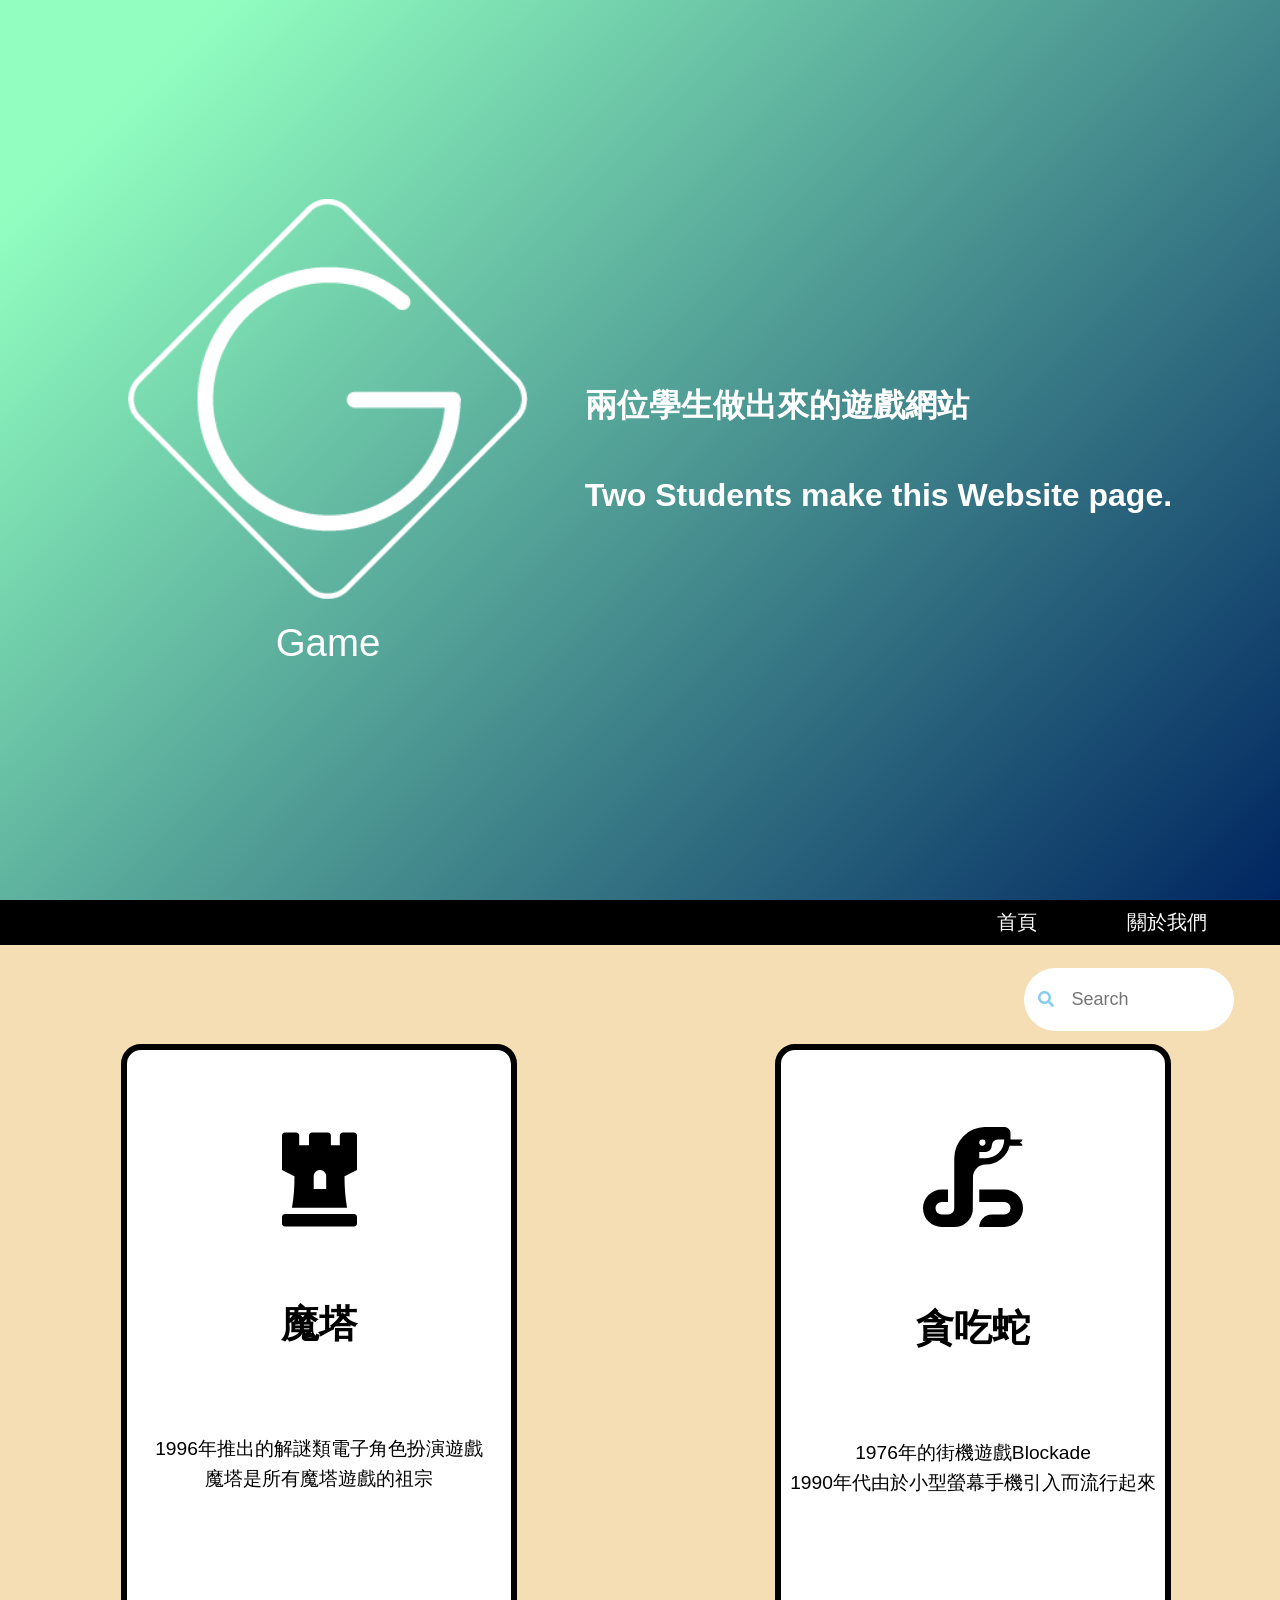
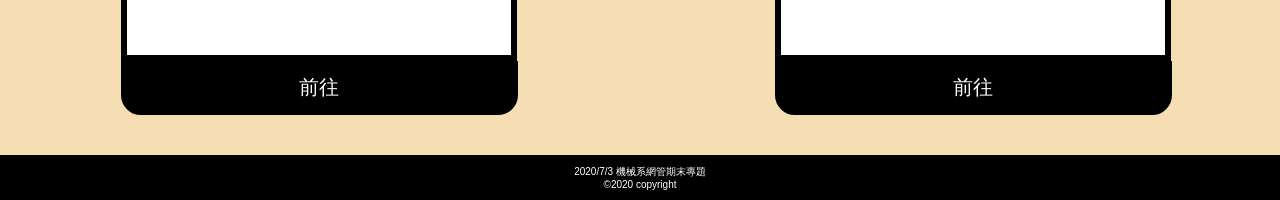
<file: final_project/index.html>
<!DOCTYPE html>
<html>

<head>
    <meta charset="utf-8">
    <title>
        my Website
    </title>
    <link rel="stylesheet" type="text/css" href="css/main.css">
    <script src="javascript/main.js"></script>
    <link rel="stylesheet" href="https://use.fontawesome.com/releases/v5.3.1/css/all.css">
</head>

<body>

    <section>
        <div class="intro">
            <div class="intro-box">
                <div class="logo-box">
                    <div class="logo">
                        <img src="image/logo.png" width="400px" height="400px">
                    </div>
                    <div class="logo-txt">
                        Game
                    </div>
                </div>

                <div class="txt-box">
                    <div>
                        兩位學生做出來的遊戲網站<br />
                        Two Students make this Website page.
                    </div>
                </div>
            </div>
        </div>
    </section>

    <section>
        <main>
            <header>
                <div>
                    <button class="header-btn" onclick="Page('AboutUs')">關於我們</button>
                </div>
                <div>
                    <button class="header-btn" onclick="Page('Home')">首頁</button>
                </div>
            </header>

            <div class="Content">

                <div class="search-box">
                    <a class="search-btn">
                        <i class="fas fa-search"></i>
                    </a>
                    <input id="text" class="search-txt" type="text" placeholder="Search">
                </div>

                <div class="G-txt">
                    <div class="G-txt1">
                        <div class="G-txt2">

                            <i class="fas fa-chess-rook"></i>
                            <h1>
                                魔塔
                            </h1>
                            <p>
                                1996年推出的解謎類電子角色扮演遊戲<br />魔塔是所有魔塔遊戲的祖宗
                            </p>
                        </div>

                        <button onclick="Page('Tower')">前往</button>
                    </div>

                    <div class="G-txt1">
                        <div class="G-txt2">
                            <img src="image/snake.svg"></img>
                            <h1>
                                貪吃蛇
                            </h1>
                            <p>
                                1976年的街機遊戲Blockade<br />1990年代由於小型螢幕手機引入而流行起來
                            </p>
                        </div>

                        <button onclick="Page('Snake')">前往</button>
                    </div>
                </div>
            </div>

            <footer>
                <div>
                    2020/7/3 機械系網管期末專題<br />
                    &copy;2020 copyright
                </div>
            </footer>
        </main>

    </section>

</body>

</html>
</file>
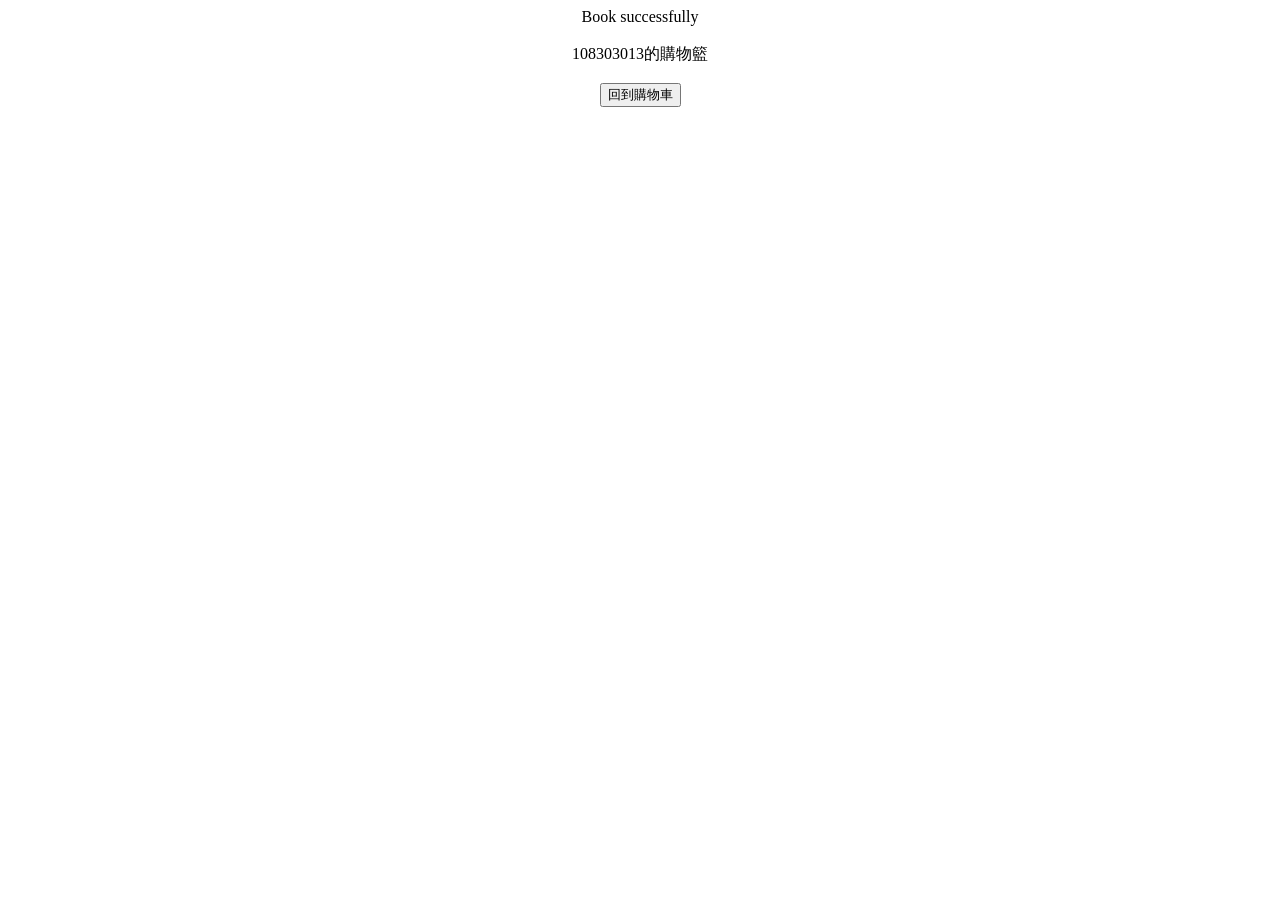
<file: final_exam/1083030132_3.html>
<!DOCTYPE html>
<html>

<head>
    <meta charset="utf-8" />
</head>

<body>
    <center>

        Book successfully
        <br>
        <br>
        108303013的購物籃
        <br>
        <br>
        <input type="button" onclick="javascript:location.href='1083030132_1.html'" value="回到購物車">
    </center>
</body>

</html>
</file>
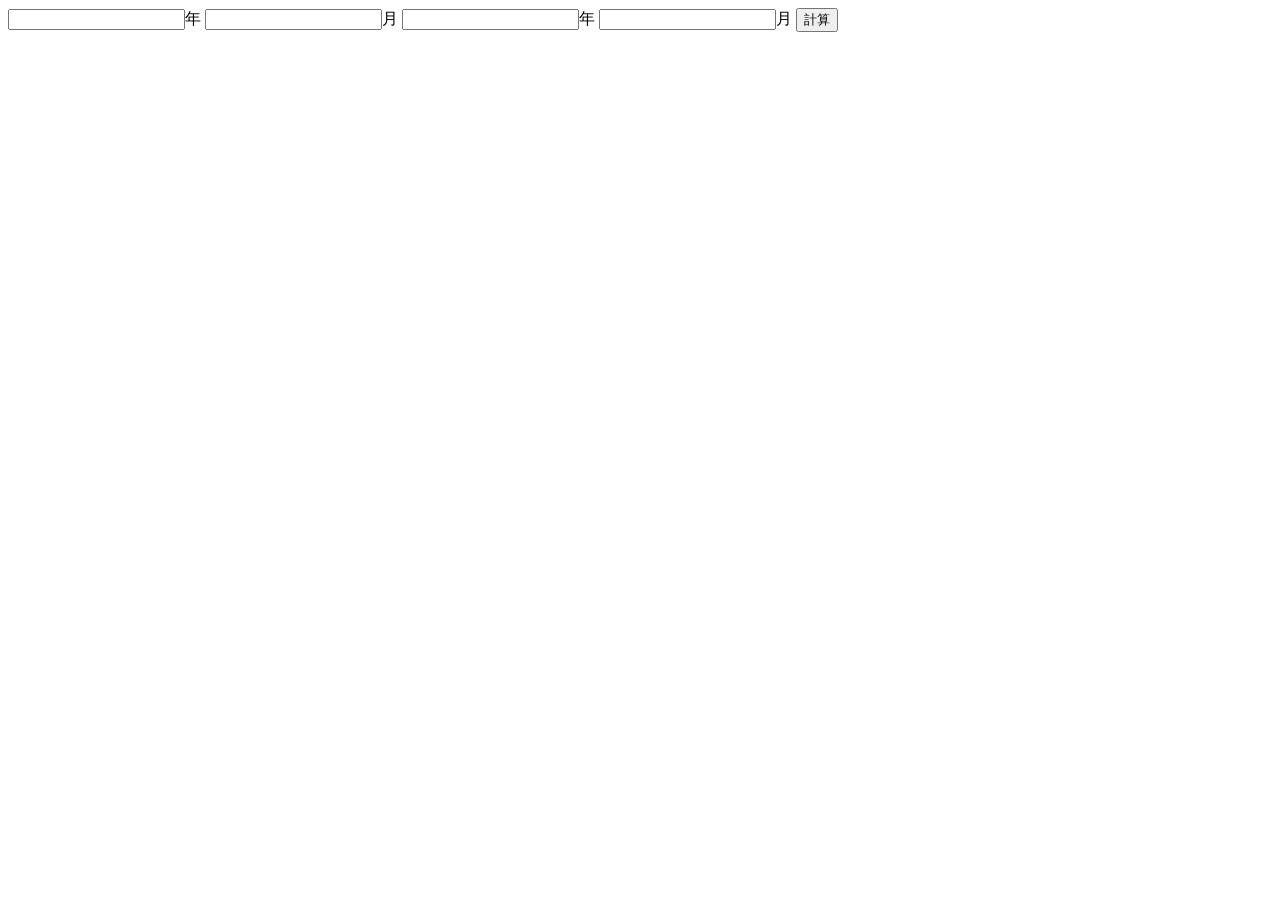
<file: final_exam/1083030133_1.html>
<html>

<head>
    <title>
        108303013
    </title>
</head>

<body>
    <form action="1083030133_2.php" method="post" class="block">
        <input name="year1" type="text">年
        <input name="month1" type="text">月
        <input name="year2" type="text">年
        <input name="month2" type="text">月
        <button>計算</button>

    </form>
</body>

</html>
</file>
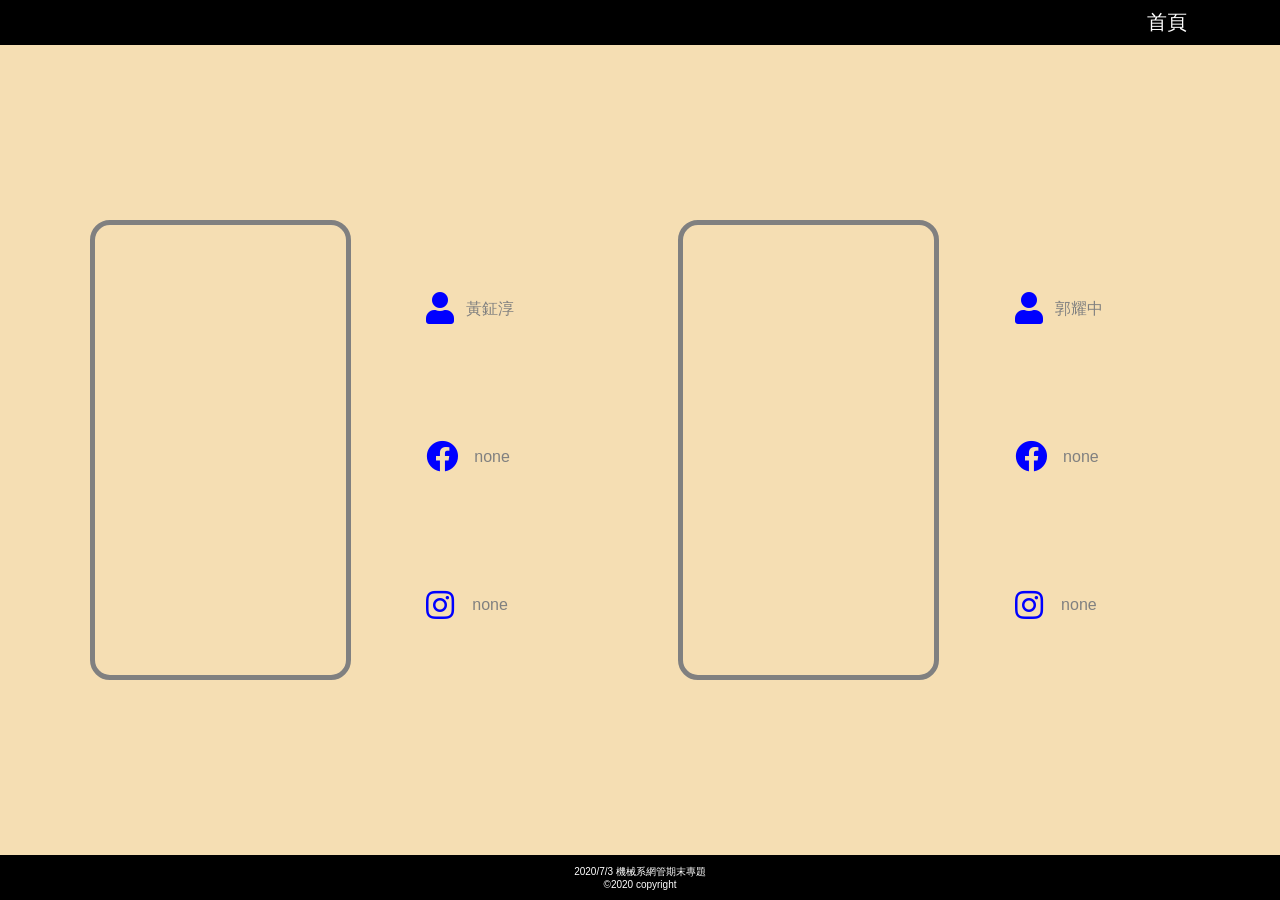
<file: final_project/AboutUs/AboutUs.html>
<!DOCTYPE html>
<html>

<head>
    <meta charset="utf-8" />
    <title>
        About Us
    </title>
    <link rel="stylesheet" type="text/css" href="../css/AboutUs.css">
    <link rel="stylesheet" type="text/css" href="../css/main.css">
    <link rel="stylesheet" href="https://use.fontawesome.com/releases/v5.3.1/css/all.css">
    <script src="../javascript/main.js"></script>
</head>

<body>
    <main>
        <header>
            <div>
                <button class="header-btn" onclick="Page('Home')">首頁</button>
            </div>
        </header>

        <div class="Content">
            <div class="box">
                <div class="block">
                    <div class="photo"> </div>

                    <div class="descript">

                        <div>
                            <i class="fas fa-user"></i>
                            <div class="list">
                                黃鉦淳
                            </div>
                        </div>
                        <div>
                            <i class="fab fa-facebook"></i>
                            <div class="list">
                                none
                            </div>
                        </div>
                        <div>
                            <i class="fab fa-instagram"></i>
                            <div class="list">
                                none
                            </div>
                        </div>
                    </div>
                </div>



                <div class="block">
                    <div class="photo"></div>

                    <div class="descript">

                        <div>
                            <i class="fas fa-user"></i>
                            <div class="list">
                                郭耀中
                            </div>
                        </div>
                        <div>
                            <i class="fab fa-facebook"></i>
                            <div class="list">
                                none
                            </div>
                        </div>
                        <div>
                            <i class="fab fa-instagram"></i>
                            <div class="list">
                                none
                            </div>
                        </div>
                    </div>
                </div>
            </div>
        </div>

        <footer>
            <div>
                2020/7/3 機械系網管期末專題<br />
                &copy;2020 copyright
            </div>
        </footer>
    </main>
</body>

</html>
</file>
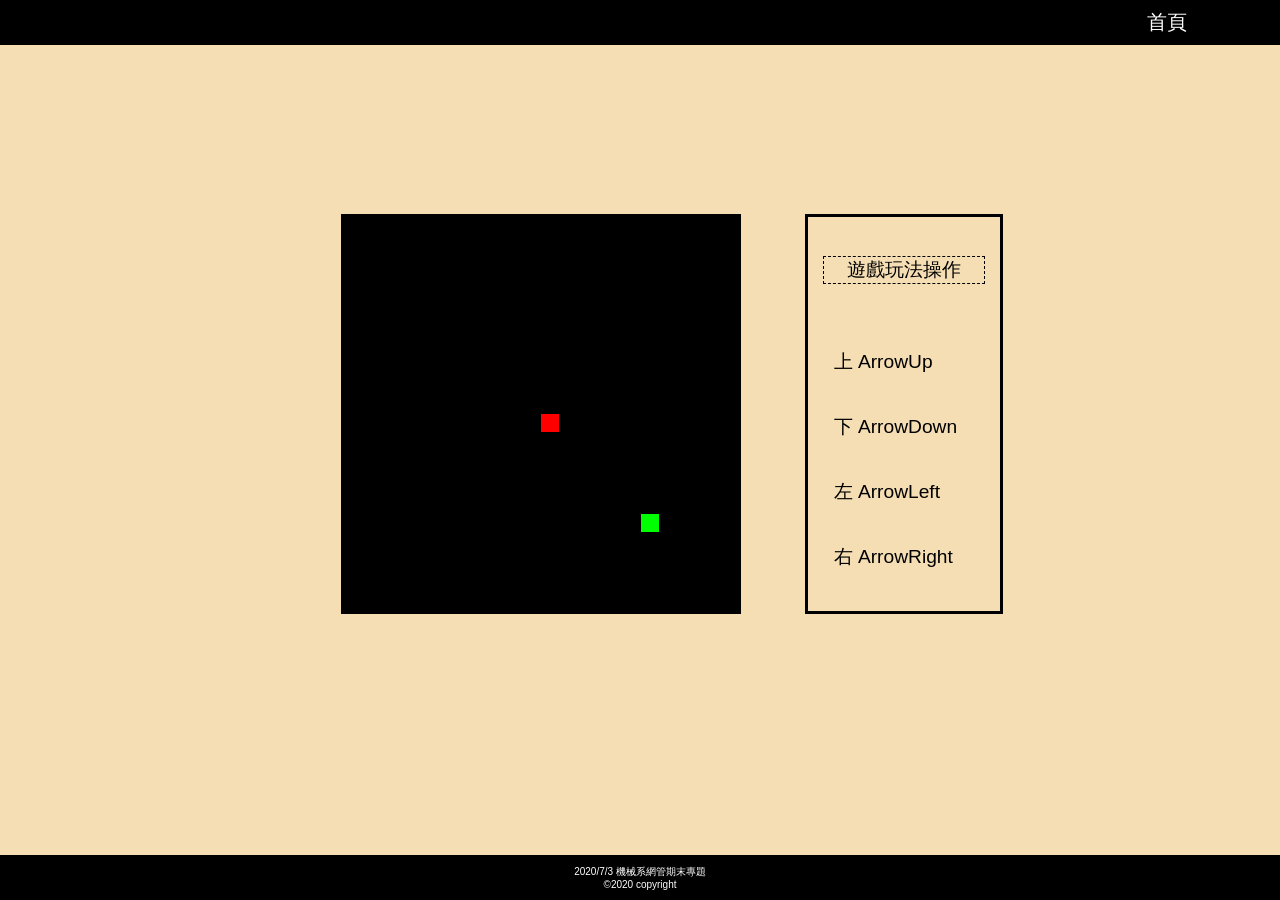
<file: final_project/Snake/Snake.html>
<!DOCTYPE html>
<html>

<head>
    <title>
        Snake
    </title>
    <script src="../javascript/Snake.js"></script>
    <link rel="stylesheet" href="../css/main.css">
    <link rel="stylesheet" href="../css/Tower.css">
    <link rel="stylesheet" href="../css/Snake.css">
</head>

<body>
    <main>
        <header>
            <div>
                <button class="header-btn" onclick="Page('Home')">首頁</button>
            </div>
        </header>

        <div class="Content">
            <div class="G-txt">
                <canvas id="gc" width="400" height="400"></canvas>
                <div class="explain">
                    <div>
                        遊戲玩法操作
                    </div>
                    <div>
                        上 ArrowUp<br />
                        下 ArrowDown<br />
                        左 ArrowLeft<br />
                        右 ArrowRight
                    </div>
                </div>
            </div>
        </div>

        <footer>
            <div>
                2020/7/3 機械系網管期末專題<br />
                &copy;2020 copyright
            </div>
        </footer>
    </main>
</body>

</html>
</file>
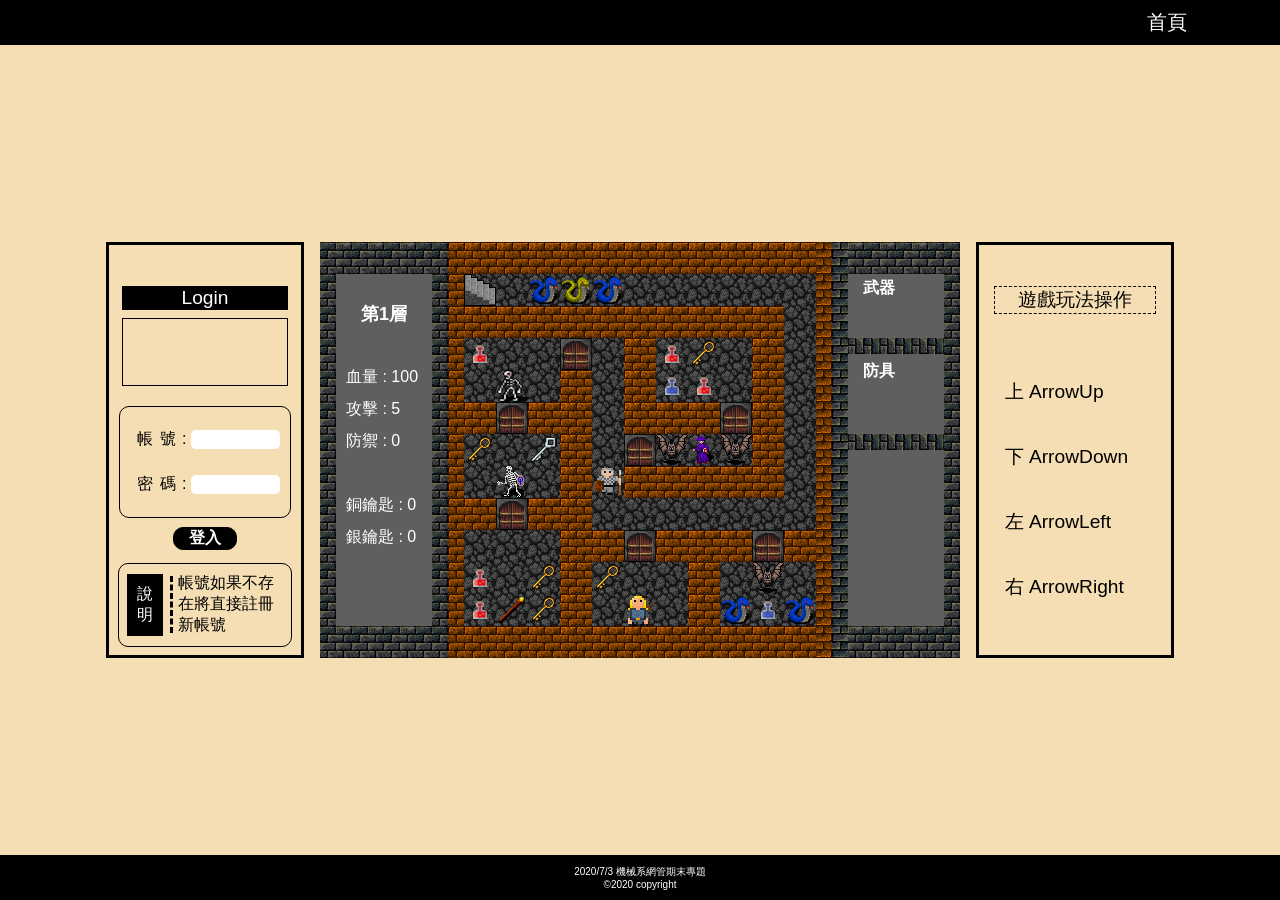
<file: final_project/Tower/Tower.html>
<!DOCTYPE html>
<html>
<head>
    <meta charset='utf-8' />
    <title>
        Tower
    </title>
    <link rel="stylesheet" href="../css/main.css">
    <link rel="stylesheet" href="../css/Tower.css">
    <script type='text/javascript'>

        window.onload = function () {
            cts = document.getElementById('canvas')
            ctx = cts.getContext('2d')
            ctx.imageSmoothingEnabled = false;
            addEventListener('keydown', Key)
            requestAnimationFrame(game)
        }

        let halfPixel, pixel, grid
        let mapH, mapW
        let marginText
        let Weapon = []
        let Shield = []
        let MapColumn = {}

        let dx, dy
        let Delay, DelaySec
        let LastFloor
        let fresh
        let dir_x, dir_y
        let TenDigits
        let UnitDigits
        let FirstTime
        let press
        let LastMonster
        let MonsterHP
        let count
        let FloorValue
        let player = {}
        let Monster = []
        let Toward = []
        let map = []

        Reset()
        let image = new Image();
        image.src = './Atlas/atlas.png'

        function game() {

            Delay++
            if (FirstTime == 1) {
                graphic(0)
            }

            if (//判斷完全通關及死亡
                player.Floor == 4 && map[player.Floor][6 * mapW + 10] == 33 ||//過關
                player.HP < 0 || player.HP == 0) {//死亡

                if (player.HP < 0) {//死亡
                    player.HP = 0
                    graphic(1)
                }

                else if (
                    player.HP == 0 ||
                    player.Floor == 4 && map[player.Floor][6 * mapW + 10] == 33) {

                    ctx.globalAlpha = 0.005
                    ctx.fillStyle = 'gray'
                    ctx.fillRect(halfPixel, 0, (mapW - 1) * pixel, mapH * pixel)

                    ctx.globalAlpha = 1
                    ctx.textAlign = 'center'
                    ctx.textBaseline = 'middle'

                    if (player.HP == 0 && dx == 0 && dy == 0) {
                        ctx.fillStyle = 'red'
                        ctx.font = 'bold 48px Helvetica'
                        ctx.fillText('Game Over', (mapW / 2) * grid, (mapH / 2) * grid)
                    }

                    else if (player.Floor == 4 && map[player.Floor][6 * mapW + 10] == 33) {
                        ctx.fillStyle = 'Blue'
                        ctx.font = 'bold 48px Helvetica'
                        ctx.fillText('Congratulation', (mapW / 2) * grid, (mapH / 2) * grid)
                    }

                    count++

                    if (count < 50) {
                        ctx.globalAlpha = 1
                    }

                    else if (count > 50 && count < 150) {
                        ctx.globalAlpha = 0.5
                    }

                    else if (count > 150 && count < 300) {
                        ctx.globalAlpha = 0
                    }

                    else if (count > 300) {
                        count = 0
                    }

                    ctx.fillStyle = 'black'
                    ctx.font = 'bold 28px Helvetica'
                    ctx.fillText('【Press Any Key To Continue】', (mapW / 2) * grid, (mapH / 2) * grid + 5 * marginText)
                }

                if (press == 1) {
                    ctx.globalAlpha = 1
                    Reset()
                    graphic(1)
                }
            }

            if (player.HP > 0) {
                if (//靠近怪物顯示資訊
                    Math.floor(Toward[0] / 10) == MapColumn.Monster1 ||
                    Math.floor(Toward[1] / 10) == MapColumn.Monster1 ||
                    Math.floor(Toward[2] / 10) == MapColumn.Monster1 ||
                    Math.floor(Toward[3] / 10) == MapColumn.Monster1 ||
                    Math.floor(Toward[0] / 10) == MapColumn.Monster2 ||
                    Math.floor(Toward[1] / 10) == MapColumn.Monster2 ||
                    Math.floor(Toward[2] / 10) == MapColumn.Monster2 ||
                    Math.floor(Toward[3] / 10) == MapColumn.Monster2) {

                    if (Math.floor(Toward[0] / 10) == MapColumn.Monster1 || Math.floor(Toward[0] / 10) == MapColumn.Monster2) {
                        TenDigits = Math.floor(Toward[0] / 10)
                        UnitDigits = Toward[0] - 10 * TenDigits//[名字,生命值,攻擊值,防禦值]
                    }
                    else if (Math.floor(Toward[1] / 10) == MapColumn.Monster1 || Math.floor(Toward[1] / 10) == MapColumn.Monster2) {
                        TenDigits = Math.floor(Toward[1] / 10)
                        UnitDigits = Toward[1] - 10 * TenDigits//[名字,生命值,攻擊值,防禦值]
                    }
                    else if (Math.floor(Toward[2] / 10) == MapColumn.Monster1 || Math.floor(Toward[2] / 10) == MapColumn.Monster2) {
                        TenDigits = Math.floor(Toward[2] / 10)
                        UnitDigits = Toward[2] - 10 * TenDigits//[名字,生命值,攻擊值,防禦值]
                    }
                    else if (Math.floor(Toward[3] / 10) == MapColumn.Monster1 || Math.floor(Toward[3] / 10) == MapColumn.Monster2) {
                        TenDigits = Math.floor(Toward[3] / 10)
                        UnitDigits = Toward[3] - 10 * TenDigits//[名字,生命值,攻擊值,防禦值]
                    }

                    if ((UnitDigits) != LastMonster) {
                        MonsterHP = Monster[TenDigits - MapColumn.Monster1][UnitDigits][1]
                        LastMonster = UnitDigits
                    }
    
                    ctx.font = '18px Helvetica'
                    ctx.fillText(Monster[TenDigits - MapColumn.Monster1][UnitDigits][0], grid * (mapW - 4) +marginText, 7 * grid)
                    ctx.font = '16px Helvetica'
                    ctx.fillText('血量 : ' + MonsterHP, grid * (mapW - 4) + marginText, 8 * grid)
                    ctx.fillText('攻擊 : ' + Monster[TenDigits - MapColumn.Monster1][UnitDigits][2], grid * (mapW - 4) + marginText, 9 * grid)
                    ctx.fillText('防禦 : ' + Monster[TenDigits - MapColumn.Monster1][UnitDigits][3], grid * (mapW - 4) + marginText, 10 * grid)
                }

                if (press == 1 && Delay > DelaySec) {//有按
                    graphic(1)
                    Delay = 0

                    //控制上下左右
                    if (dx == -1 && dy == 0) {//向左
                        TenDigits = Math.floor(Toward[0] / 10)
                        UnitDigits = Toward[0] - 10 * TenDigits
                    }
                    else if (dx == 0 && dy == -1) {//向上
                        TenDigits = Math.floor(Toward[1] / 10)
                        UnitDigits = Toward[1] - 10 * TenDigits
                    }
                    else if (dx == 1 && dy == 0) {//向右
                        TenDigits = Math.floor(Toward[2] / 10)
                        UnitDigits = Toward[2] - 10 * TenDigits
                    }
                    else if (dx == 0 && dy == 1) {//向下
                        TenDigits = Math.floor(Toward[3] / 10)
                        UnitDigits = Toward[3] - 10 * TenDigits
                    }

                    //條件判斷
                    if (TenDigits == MapColumn.Villager ||
                        TenDigits == MapColumn.Brick ||
                        TenDigits == MapColumn.HalfBrick ||
                        TenDigits == MapColumn.ClosedDoor ||
                        TenDigits == MapColumn.Monster1 ||
                        TenDigits == MapColumn.Monster2) {//0牆壁 6 怪物

                        if (TenDigits == MapColumn.Monster1 || TenDigits == MapColumn.Monster2) {//Monster[名字,生命值,攻擊值,防禦值]

                            if (player.Defense < Monster[TenDigits - MapColumn.Monster1][UnitDigits][2]) {//怪物攻擊大於玩家防禦
                                player.HP -= Monster[TenDigits - MapColumn.Monster1][UnitDigits][2] - player.Defense//怪物攻擊玩家
                            }

                            if (player.Attack > Monster[TenDigits - MapColumn.Monster1][UnitDigits][3]) {//玩家攻擊大於怪物防禦
                                MonsterHP -= player.Attack - Monster[TenDigits - MapColumn.Monster1][UnitDigits][3]//玩家攻擊怪物
                            }

                            if (MonsterHP < 1) {
                                LastMonster = -1
                                if (player.Floor == 4) {
                                    FloorValue = 33
                                }
                                else {
                                    FloorValue = 31
                                }
                                map[player.Floor][mapW * (player.y + dy) + (player.x + dx)] = FloorValue
                            }
                            graphic(1)
                        }

                        else if (TenDigits == MapColumn.ClosedDoor) {
                            if (UnitDigits == 0) {//普通門
                                if (player.CopperKey > 0) {
                                    player.CopperKey--
                                    map[player.Floor][mapW * (player.y + dy) + (player.x + dx)] = 10 * MapColumn.OpenDoor + UnitDigits
                                    graphic(1)
                                }
                            }

                            else {//魔王門
                                if (player.SilverKey == 3) {
                                    player.SilverKey = 0
                                    map[player.Floor][mapW * (player.y + dy) + (player.x + dx)] = 10 * MapColumn.OpenDoor + UnitDigits
                                    graphic(1)
                                }

                                else {
                                    ctx.textAlign = 'center'
                                    ctx.textBaseline = 'top'
                                    ctx.font = '14px Helvetica'
                                    ctx.fillStyle = 'black'
                                    ctx.drawImage(image, 3 * grid, MapColumn.Villager * grid, 4 * grid, grid, 12.7 * grid, 4.8 * grid, 3.5 * grid, grid)
                                    ctx.fillText('餵我三隻銀鑰匙', 14.4 * pixel, 5.1 * pixel)
                                }
                            }
                        }

                        else if (TenDigits == MapColumn.Villager) {

                            ctx.textAlign = 'center'
                            ctx.textBaseline = 'top'
                            ctx.font = '14px Helvetica'

                            if (UnitDigits == 0) {
                                ctx.fillStyle = 'black'
                                ctx.drawImage(image, 3 * grid, MapColumn.Villager * grid, 4 * grid, grid, 7.5 * grid, 6 * grid, 4 * grid, grid)
                                ctx.fillText('還不去放你的暑假', 9.5 * pixel, 6.3 * pixel)
                                map[player.Floor][mapW * (player.y + dy) + (player.x + dx)] = 31
                            }

                            else if (UnitDigits == 1) {
                                ctx.fillStyle = 'black'
                                ctx.drawImage(image, 3 * grid, MapColumn.Villager * grid, 4 * grid, grid, 6 * grid, 4 * grid, 4.8 * grid, grid)
                                ctx.fillText('送你裝備，祝挑戰成功', 8.3 * pixel, 4.3 * pixel)
                                map[player.Floor][mapW * (player.y + dy) + (player.x + dx)] = 32
                                map[player.Floor][mapW * 7 + 7] = 130
                                map[player.Floor][mapW * 5 + 5] = 140
                            }

                            else if (UnitDigits == 2) {
                                ctx.fillStyle = 'blue'
                                ctx.drawImage(image, 3 * grid, MapColumn.Villager * grid, 4 * grid, grid, 7.7 * grid, 5 * grid, 3.5 * grid, grid)
                                ctx.fillText('找三把銀鑰匙', 9.5 * pixel, 5.3 * pixel)
                                map[player.Floor][mapW * (player.y + dy) + (player.x + dx)] = 32
                            }
                        }

                        if (dx == -1 && dy == 0) {
                            dir_x = -1
                            dx = 0
                        }
                        else if (dx == 0 && dy == -1) {
                            dir_y = -1
                            dy = 0
                        }
                        else if (dx == 1 && dy == 0) {
                            dir_x = 1
                            dx = 0
                        }
                        else if (dx == 0 && dy == 1) {
                            dir_y = 1
                            dy = 0
                        }
                    }

                    else if (TenDigits == MapColumn.UpStair || TenDigits == MapColumn.DownStair) {//3向上 4下階梯
                        LastFloor = player.Floor
                        if (TenDigits == MapColumn.UpStair) {
                            player.Floor++
                        }
                        else {
                            player.Floor--
                        }
                    }

                    else if (TenDigits == MapColumn.OpenDoor && UnitDigits == 1) {
                        player.Floor = 4
                        player.x = 10
                        player.y = 9
                        dx = dy = 0
                        graphic(0)
                    }

                    else if (TenDigits == MapColumn.Key) {//鑰匙
                        if (UnitDigits == 0) {
                            player.CopperKey++
                        }
                        else {
                            player.SilverKey++
                        }

                        map[player.Floor][mapW * (player.y + dy) + (player.x + dx)] = 31
                        graphic(1)
                    }

                    else if (TenDigits == MapColumn.Potion) {//8 藥水
                        if (UnitDigits == 0) {
                            player.HP++
                        }

                        else {
                            player.Attack++
                            player.Defense++
                        }
                        if (player.Floor == 3) {
                            FloorValue = 33
                        }
                        else {
                            FloorValue = 31
                        }

                        map[player.Floor][mapW * (player.y + dy) + (player.x + dx)] = FloorValue
                        graphic(1)
                    }

                    else if (TenDigits == MapColumn.Weapon || TenDigits == MapColumn.Shield) {//9 武器 10盾

                        if (TenDigits == MapColumn.Weapon) {
                            player.Weapon = UnitDigits + 1
                            if (player.Weapon > 0) {
                                player.Attack += Weapon[player.Weapon][1] - Weapon[player.Weapon - 1][1]
                            }
                            else {
                                player.Attack += Weapon[player.Weapon][1]
                            }
                        }

                        else {
                            player.Shield = UnitDigits + 1

                            if (player.Shield > 0) {
                                player.Defense += Shield[player.Shield][1] - Shield[player.Shield - 1][1]
                            }
                            else {
                                player.Defense += Shield[player.Shield][1]
                            }

                        }
                        if (player.Floor == 1) {
                            FloorValue = 32
                        }
                        else {
                            FloorValue = 31
                        }

                        map[player.Floor][mapW * (player.y + dy) + (player.x + dx)] = FloorValue
                        graphic(1)
                    }

                    player.x += dx
                    player.y += dy

                    Toward[0] = map[player.Floor][mapW * (player.y) + (player.x - 1)]//向左
                    Toward[1] = map[player.Floor][mapW * (player.y - 1) + (player.x)]//向上
                    Toward[2] = map[player.Floor][mapW * (player.y) + (player.x + 1)]//向右
                    Toward[3] = map[player.Floor][mapW * (player.y + 1) + (player.x)]//向下

                    //撞牆與否及對應的顯示
                    if (dx == -1 && dy == 0 || dir_x == -1) {//向左
                        ctx.drawImage(image, 0 * halfPixel, MapColumn.Player * pixel, halfPixel, halfPixel, grid * player.x, grid * player.y, grid, grid)
                    }

                    else if (dx == 0 && dy == -1 || dir_y == -1) {//向上
                        ctx.drawImage(image, 1 * halfPixel, MapColumn.Player * pixel, halfPixel, halfPixel, grid * player.x, grid * player.y, grid, grid)
                    }

                    else if (dx == 1 && dy == 0 || dir_x == 1) {//向右
                        ctx.drawImage(image, 2 * halfPixel, MapColumn.Player * pixel, halfPixel, halfPixel, grid * player.x, grid * player.y, grid, grid)
                    }

                    else if (dx == 0 && dy == 1 || dir_y == 1) {//向下
                        ctx.drawImage(image, 3 * halfPixel, MapColumn.Player * pixel, halfPixel, halfPixel, grid * player.x, grid * player.y, grid, grid)
                    }
                    //

                    //console.log('Floor=', player.Floor)
                    //console.log('Now', '(', player.x, ',', player.y, ')')
                    //console.log('dx=', dx, 'dy=', dy)
                    //console.log('l:', Toward[0], 'u:', Toward[1], 'r:', Toward[2], 'd:', Toward[3])

                    dir_x = dir_y = 0
                    dx = dy = 0
                    press = 0
                    //控制結束
                }
            }

            if (LastFloor != player.Floor && LastFloor != -1) {//樓梯上下樓判斷
                for (let i = 0; i < mapH; i++) {
                    for (let j = 0; j < mapW; j++) {
                        let value = map[player.Floor][mapW * i + j]
                        let value_TenDigit = Math.floor(value / 10)

                        if (LastFloor < player.Floor && value_TenDigit == MapColumn.DownStair) {
                            player.x = j
                            player.y = i
                            break
                        }

                        else if (LastFloor > player.Floor && value_TenDigit == MapColumn.UpStair) {
                            player.x = j
                            player.y = i
                            break
                        }
                    }
                }
                //console.log('playerFloor=', player.Floor + 1)
                //console.log('ads', '(', player.x, ',', player.y, ')')
                Toward[0] = map[player.Floor][mapW * (player.y) + (player.x - 1)]//向左
                Toward[1] = map[player.Floor][mapW * (player.y - 1) + (player.x)]//向上
                Toward[2] = map[player.Floor][mapW * (player.y) + (player.x + 1)]//向右
                Toward[3] = map[player.Floor][mapW * (player.y + 1) + (player.x)]//向下
                LastFloor = player.Floor
                graphic(0)
            }

            requestAnimationFrame(game)
        }

        function graphic(fresh) {

            for (let i = 0; i < mapH; i++) {
                for (let j = 0; j < mapW; j++) {
                    let value = map[player.Floor][mapW * i + j]
                    let value_TenDigit = Math.floor(value / 10)
                    ctx.drawImage(image, (value % 10) * pixel, value_TenDigit * pixel, pixel, pixel, grid * j, grid * i, grid, grid);
                }
            }

            ctx.textAlign = 'left'
            ctx.textBaseline = 'top'
            ctx.fillStyle = 'white'
            ctx.font = 'bold 16px Helvetica'
            ctx.fillText('武器', grid * (mapW - 4) + marginText * 1.5, 1.2 * grid)
            ctx.fillText('防具', grid * (mapW - 4) + marginText * 1.5, 3.8 * grid)

            ctx.font = '16px Helvetica'
            ctx.fillText(Weapon[player.Weapon][0], grid * (mapW - 4) + marginText * 1.5, 2.2 * grid)
            ctx.fillText(Shield[player.Shield][0], grid * (mapW - 4) + marginText * 1.5, 4.8 * grid)
            ctx.fillText('血量 : ' + player.HP, grid * 1 + marginText, 4 * grid)
            ctx.fillText('攻擊 : ' + player.Attack, grid * 1 + marginText, 5 * grid)
            ctx.fillText('防禦 : ' + player.Defense, grid * 1 + marginText, 6 * grid)
            ctx.fillText('銅鑰匙 : ' + player.CopperKey, grid * 1 + marginText, 8 * grid)
            ctx.fillText('銀鑰匙 : ' + player.SilverKey, grid * 1 + marginText, 9 * grid)

            ctx.font = 'bold 18px Helvetica'
            if (player.Floor < 4) {
                ctx.fillText('第' + (player.Floor + 1) + '層', grid * 1 + 2.5 * marginText, 2 * grid)
            }
            else if (player.Floor == 4) {
                ctx.fillText('魔王層', grid * 1 + 2 * marginText, 2 * grid)
            }

            if (fresh == 0) {//初始設定角色位置
                FirstTime = 0
                ctx.drawImage(image, 3 * halfPixel, MapColumn.Player * pixel, halfPixel, halfPixel, grid * player.x, grid * player.y, grid, grid)
            }
        }

        function Reset() {
            halfPixel = 16, pixel = 32, grid = 32
            mapH = 13, mapW = 21
            marginText = 10
            Weapon = [//[名字,攻擊]
                ['', 0],
                ['法國麵包', 5],
                ['詛咒藍刀', 15],
                ['黑刀', 30],
                ['阿不就好棒', 50]
            ]

            Shield = [//[名字,防禦]
                ['', 0],
                ['木盾', 3],
                ['鐵盾', 5],
                ['蘭盾', 10]
            ]

            MapColumn = {
                Brick: 0,
                Desert: 1,
                HalfBrick: 2,
                Floor: 3,
                UpStair: 4,
                DownStair: 5,
                ClosedDoor: 6,
                OpenDoor: 7,
                Monster1: 8,
                Monster2: 9,
                Villager: 10,
                Key: 11,
                Potion: 12,
                Weapon: 13,
                Shield: 14,
                Player: 15
            }

            dx = dy = 0
            Delay = 0
            DelaySec = 20
            LastFloor = -1
            fresh = 0
            dir_x = dir_y = 0
            TenDigits = UnitDigits = 0
            FirstTime = 1
            press = 0
            LastMonster = -1
            MonsterHP = 0
            count = 0
            player = {
                x: 10,
                y: 11,
                Floor: 0,
                HP: 100,
                Attack: 5,
                Defense: 0,
                Weapon: 0,
                Shield: 0,
                CopperKey: 0,
                SilverKey: 0
            }
            Monster = [[//[名字,生命值,攻擊值,防禦值]
                ['木乃伊', 5, 3, 1],
                ['藍蛇', 3, 5, 0],
                ['青蛇', 5, 3, 0],
                ['醜男', 10, 7, 3],
                ['巫師', 6, 10, 1],
                ['吸血鬼', 10, 12, 2],
                ['低級骷髏', 10, 5, 2],
                ['高級骷髏', 20, 10, 4],
                ['超高級骷髏', 30, 15, 6],

            ],
            [
                ['蝙蝠', 8, 4, 2],
                ['黃金木乃伊', 20, 10, 4],
                ['木乃伊', 5, 10, 1],
                ['黑魔導', 40, 30, 5],
                ['黑魔導左手', 30, 20, 9],
                ['黑魔導右手', 30, 25, 8],
                ['魔王', 100, 50, 10]
            ]
            ]

            Toward = [0, 0, 0, 0]//左 上 右 下
            map = [
                [//第一層地圖
                    23, 00, 00, 00, 21, 01, 01, 01, 01, 01, 01, 01, 01, 01, 01, 01, 20, 00, 00, 00, 22,
                    23, 04, 04, 04, 21, 40, 31, 81, 82, 81, 31, 31, 31, 31, 31, 31, 20, 04, 04, 04, 22,
                    23, 04, 04, 04, 21, 01, 01, 01, 01, 01, 01, 01, 01, 01, 01, 31, 20, 04, 04, 04, 22,
                    23, 04, 04, 04, 21, 120, 31, 31, 60, 31, 01, 120, 110, 31, 01, 31, 20, 25, 25, 25, 22,
                    23, 04, 04, 04, 21, 31, 86, 31, 01, 31, 01, 121, 120, 31, 01, 31, 20, 04, 04, 04, 22,
                    23, 04, 04, 04, 21, 01, 60, 01, 01, 31, 01, 01, 01, 60, 01, 31, 20, 04, 04, 04, 22,
                    23, 04, 04, 04, 21, 110, 31, 111, 01, 31, 60, 90, 84, 90, 01, 31, 20, 25, 25, 25, 22,
                    23, 04, 04, 04, 21, 31, 87, 31, 01, 100, 01, 01, 01, 01, 01, 31, 20, 04, 04, 04, 22,
                    23, 04, 04, 04, 21, 01, 60, 01, 01, 31, 31, 31, 31, 31, 31, 31, 20, 04, 04, 04, 22,
                    23, 04, 04, 04, 21, 31, 31, 31, 01, 01, 60, 01, 01, 01, 60, 01, 20, 04, 04, 04, 22,
                    23, 04, 04, 04, 21, 120, 31, 110, 01, 110, 31, 31, 01, 31, 90, 31, 20, 04, 04, 04, 22,
                    23, 04, 04, 04, 21, 120, 133, 110, 01, 31, 31, 31, 01, 81, 121, 81, 20, 04, 04, 04, 22,
                    23, 00, 00, 00, 21, 01, 01, 01, 01, 01, 01, 01, 01, 01, 01, 01, 20, 00, 00, 00, 22,
                ],

                [//第二層地圖
                    23, 00, 00, 00, 21, 01, 01, 01, 01, 01, 01, 01, 01, 01, 01, 01, 20, 00, 00, 00, 22,
                    23, 04, 04, 04, 21, 32, 52, 32, 13, 02, 02, 33, 03, 03, 03, 03, 20, 04, 04, 04, 22,
                    23, 04, 04, 04, 21, 32, 32, 32, 13, 02, 02, 33, 03, 03, 03, 03, 20, 04, 04, 04, 22,
                    23, 04, 04, 04, 21, 32, 32, 32, 13, 02, 02, 33, 03, 03, 03, 03, 20, 25, 25, 25, 22,
                    23, 04, 04, 04, 21, 32, 32, 32, 13, 02, 02, 33, 03, 03, 03, 03, 20, 04, 04, 04, 22,
                    23, 04, 04, 04, 21, 32, 32, 32, 05, 11, 11, 33, 33, 33, 33, 33, 20, 04, 04, 04, 22,
                    23, 04, 04, 04, 21, 32, 101, 32, 32, 102, 32, 33, 33, 33, 61, 33, 20, 25, 25, 25, 22,
                    23, 04, 04, 04, 21, 32, 32, 32, 06, 12, 12, 33, 33, 33, 33, 33, 20, 04, 04, 04, 22,
                    23, 04, 04, 04, 21, 32, 32, 32, 13, 02, 02, 33, 03, 03, 03, 03, 20, 04, 04, 04, 22,
                    23, 04, 04, 04, 21, 32, 32, 32, 13, 02, 02, 33, 03, 03, 03, 03, 20, 04, 04, 04, 22,
                    23, 04, 04, 04, 21, 32, 32, 32, 13, 02, 02, 33, 03, 03, 03, 03, 20, 04, 04, 04, 22,
                    23, 04, 04, 04, 21, 32, 44, 32, 13, 02, 02, 33, 03, 03, 03, 03, 20, 04, 04, 04, 22,
                    23, 00, 00, 00, 21, 01, 01, 01, 01, 01, 01, 01, 01, 01, 01, 01, 20, 00, 00, 00, 22,
                ],

                [//第三層地圖
                    23, 00, 00, 00, 21, 01, 01, 01, 01, 01, 01, 01, 01, 01, 01, 01, 20, 00, 00, 00, 22,
                    23, 04, 04, 04, 21, 40, 01, 121, 120, 141, 120, 121, 01, 80, 111, 80, 20, 04, 04, 04, 22,
                    23, 04, 04, 04, 21, 31, 01, 81, 81, 01, 81, 81, 01, 110, 80, 110, 20, 04, 04, 04, 22,
                    23, 04, 04, 04, 21, 111, 01, 82, 82, 01, 82, 82, 01, 83, 85, 83, 20, 25, 25, 25, 22,
                    23, 04, 04, 04, 21, 31, 01, 81, 81, 01, 81, 81, 01, 01, 31, 01, 20, 04, 04, 04, 22,
                    23, 04, 04, 04, 21, 60, 01, 60, 01, 01, 01, 60, 01, 01, 31, 01, 20, 04, 04, 04, 22,
                    23, 04, 04, 04, 21, 120, 121, 120, 31, 01, 31, 31, 31, 31, 31, 31, 20, 25, 25, 25, 22,
                    23, 04, 04, 04, 21, 01, 01, 01, 60, 01, 60, 01, 01, 01, 01, 31, 20, 04, 04, 04, 22,
                    23, 04, 04, 04, 21, 83, 110, 01, 31, 01, 31, 01, 31, 31, 31, 31, 20, 04, 04, 04, 22,
                    23, 04, 04, 04, 21, 84, 83, 31, 31, 01, 31, 01, 31, 110, 01, 31, 20, 04, 04, 04, 22,
                    23, 04, 04, 04, 21, 31, 01, 01, 01, 01, 31, 31, 110, 87, 01, 31, 20, 04, 04, 04, 22,
                    23, 04, 04, 04, 21, 31, 31, 31, 31, 60, 31, 110, 87, 131, 01, 51, 20, 04, 04, 04, 22,
                    23, 00, 00, 00, 21, 01, 01, 01, 01, 01, 01, 01, 01, 01, 01, 01, 20, 00, 00, 00, 22,
                ],

                [//第四層地圖
                    23, 00, 00, 00, 21, 01, 01, 01, 01, 01, 01, 01, 01, 01, 01, 01, 20, 00, 00, 00, 22,
                    23, 04, 04, 04, 21, 02, 02, 02, 02, 33, 33, 33, 03, 03, 03, 03, 20, 04, 04, 04, 22,
                    23, 04, 04, 04, 21, 02, 02, 02, 01, 31, 132, 31, 01, 03, 03, 03, 20, 04, 04, 04, 22,
                    23, 04, 04, 04, 21, 02, 02, 01, 01, 31, 31, 31, 31, 01, 03, 03, 20, 25, 25, 25, 22,
                    23, 04, 04, 04, 21, 02, 01, 01, 01, 01, 01, 01, 31, 31, 01, 03, 20, 04, 04, 04, 22,
                    23, 04, 04, 04, 21, 122, 86, 87, 01, 31, 31, 31, 01, 87, 86, 122, 20, 04, 04, 04, 22,
                    23, 04, 04, 04, 21, 123, 110, 86, 60, 31, 50, 31, 60, 86, 110, 123, 20, 25, 25, 25, 22,
                    23, 04, 04, 04, 21, 122, 86, 87, 01, 31, 31, 31, 01, 87, 86, 122, 20, 04, 04, 04, 22,
                    23, 04, 04, 04, 21, 03, 01, 31, 31, 01, 01, 01, 01, 01, 01, 02, 20, 04, 04, 04, 22,
                    23, 04, 04, 04, 21, 03, 03, 01, 31, 31, 31, 31, 01, 01, 02, 02, 20, 04, 04, 04, 22,
                    23, 04, 04, 04, 21, 03, 03, 03, 01, 31, 142, 31, 01, 02, 02, 02, 20, 04, 04, 04, 22,
                    23, 04, 04, 04, 21, 03, 03, 03, 03, 33, 33, 33, 02, 02, 02, 02, 20, 04, 04, 04, 22,
                    23, 00, 00, 00, 21, 01, 01, 01, 01, 01, 01, 01, 01, 01, 01, 01, 20, 00, 00, 00, 22,
                ],
                [//魔王關
                    23, 00, 00, 00, 21, 01, 01, 01, 01, 01, 01, 01, 01, 01, 01, 01, 20, 00, 00, 00, 22,
                    23, 04, 04, 04, 21, 95, 33, 33, 03, 03, 03, 03, 03, 33, 33, 94, 20, 04, 04, 04, 22,
                    23, 04, 04, 04, 21, 33, 33, 03, 03, 03, 03, 03, 03, 03, 33, 33, 20, 04, 04, 04, 22,
                    23, 04, 04, 04, 21, 33, 03, 03, 03, 03, 33, 03, 03, 03, 03, 33, 20, 25, 25, 25, 22,
                    23, 04, 04, 04, 21, 03, 03, 03, 03, 33, 33, 33, 03, 03, 03, 03, 20, 04, 04, 04, 22,
                    23, 04, 04, 04, 21, 03, 03, 03, 33, 33, 93, 33, 33, 03, 03, 03, 20, 04, 04, 04, 22,
                    23, 04, 04, 04, 21, 03, 03, 33, 33, 93, 96, 93, 33, 33, 03, 03, 20, 25, 25, 25, 22,
                    23, 04, 04, 04, 21, 03, 03, 03, 33, 33, 93, 33, 33, 03, 03, 03, 20, 04, 04, 04, 22,
                    23, 04, 04, 04, 21, 03, 03, 03, 03, 33, 33, 33, 03, 03, 03, 03, 20, 04, 04, 04, 22,
                    23, 04, 04, 04, 21, 33, 03, 03, 03, 03, 33, 03, 03, 03, 03, 33, 20, 04, 04, 04, 22,
                    23, 04, 04, 04, 21, 33, 33, 03, 03, 03, 03, 03, 03, 03, 33, 33, 20, 04, 04, 04, 22,
                    23, 04, 04, 04, 21, 94, 33, 33, 03, 03, 03, 03, 03, 33, 33, 95, 20, 04, 04, 04, 22,
                    23, 00, 00, 00, 21, 01, 01, 01, 01, 01, 01, 01, 01, 01, 01, 01, 20, 00, 00, 00, 22,
                ]

            ]
        }

        function Key(e) {
            press = 1
            switch (e.keyCode) {
                case 37://左鍵

                    dx = -1
                    dy = 0
                    break

                case 38://上鍵

                    dx = 0
                    dy = -1
                    break

                case 39://右鍵

                    dx = 1
                    dy = 0
                    break

                case 40://下鍵

                    dx = 0
                    dy = 1
                    break

                case 88://上層x
                    if (player.Floor < (map.length - 1)) {
                        LastFloor = player.Floor

                        player.Floor++
                    }
                    break

                case 90://下層z
                    if (player.Floor > 0) {
                        LastFloor = player.Floor

                        player.Floor--
                    }
                    break

                default:
                    press=0
                    break
            }
        }

        function Page(name) {
            if (name == 'Home') {
                window.location.href = '../index.html'
            }
            else if (name == 'AboutUs') {
                window.location.href = './AboutUs/AboutUs.html'
            }
            else if (name == 'Tower') {
                window.location.href = './Tower/Tower.html'
            }
            else if (name == 'Snake') {
                window.location.href = './Snake/Snake.html'
            }
        }
    </script>
</head>
<body>

    <header>
        <div>
            <button class="header-btn" onclick="Page('Home')">首頁</button>
        </div>
    </header>

    <div class="Content">
        <div class="gamebox">
            <div class="form">
                <div class="form-topic">
                    <div>
                        Login
                    </div>
                </div>

                <div class="situation">
                    <div class="situation-message">

                            <div>

                            </div>
                    </div>
                </div>
                <div class="form-box">
                    <div class="login-box">
                        <form class="box" action="Tower.html" method="post">
                            <div class="ac-pa">

                                <div class="inline">
                                    <div>
                                        帳號:
                                    </div>

                                    <div >
                                        <input type="text" name="account">
                                    </div>
                                </div>

                                <div class="inline">
                                    <div>
                                        密碼:
                                    </div>
                                    <div>
                                        <input type="password" name="password">
                                    </div>
                                </div>

                            </div>
                            <input type="submit" name="" value="登入">
                        </form>
                    </div>
                </div>

                <div class="form-descript">
                    <div>
                        說明
                    </div>
                    <div>
                        帳號如果不存在將直接註冊新帳號
                    </div>
                </div>
            </div>

            <canvas id='canvas' width='672' height='416'></canvas>
            <div class="explain">
                <div>
                    遊戲玩法操作
                </div>
                <div>
                    上 ArrowUp<br/>
                    下 ArrowDown<br/>
                    左 ArrowLeft<br/>
                    右 ArrowRight
                </div>
                <!-- <div>
                    上層 x
                </div>
                <div>
                    下層 z
                </div> -->
            </div>
        </div>
    </div>
        <footer>
            <div>
                2020/7/3 機械系網管期末專題<br />
                &copy;2020 copyright
            </div>
        </footer>
    </main>
</body>

</html>
</file>
<file: final_project/css/main.css>
* {
    margin: 0;
    padding: 0;
    font-family: "LiGothic", "Microsoft JhengHei", Arial, sans-serif;
}

body {
    scroll-behavior: smooth;
    /* scroll-snap-type: y mandatory; */
}

.intro {
    background-image: linear-gradient( 135deg, #92FFC0 10%, #002661 100%);
    position: relative;
    width: 100%;
    height: 100vh;
    color: white;
}

.intro-box {
    position: relative;
    height: 100vh;
    display: flex;
    align-items: center;
    justify-content: center;
}

.logo-box {
    position: relative;
    top: -3vh;
    left: 10vw;
}

.logo-txt {
    position: relative;
    top: 2vh;
    text-align: center;
    font-size: 3vw;
}

.txt-box {
    position: relative;
    white-space: nowrap;
    margin: auto;
    left: 3vw;
}

.txt-box div {
    padding: 0 2vw;
    font-size: 2.5vw;
    font-weight: bold;
    line-height: 10vh;
}

main {
    width: 100%;
    height: 100vh;
}

header {
    height: 5vh;
    background-color: black;
}

header div {
    float: right;
    display: flex;
    justify-content: center;
    align-items: center;
    padding-right: 0 1vw;
}

header div:first-child {
    margin-right: 3vw;
}

.Content {
    height: 90vh;
    background-color: wheat;
}

button {
    background-color: black;
    color: white;
    border: none;
    text-align: center;
}

.header-btn {
    width: 150px;
    height: 5vh;
    font-size: 20px;
}

.header-btn:hover {
    background-color: orange;
}

.search-box {
    position: relative;
    top: 2.5vh;
    left: 80vw;
    display: flex;
    justify-content: center;
    align-items: center;
    background: white;
    padding: 1vh;
    width: 15vw;
    height: 5vh;
    border-radius: 5vh;
}

.search-txt {
    position: relative;
    margin-left: 0.5vw;
    width: 12vw;
    border: none;
    background: none;
    outline: none;
    color: black;
    font-size: 18px;
    line-height: 5vh;
}

.search-btn {
    margin-left: -0.5vw;
    display: flex;
    justify-content: center;
    align-items: center;
    color: skyblue;
    width: 5vh;
    height: 5vh;
}

.G-txt {
    position: relative;
    top: -1vh;
    margin: auto;
    width: 100%;
    height: 84vh;
    text-align: center;
    display: flex;
    align-items: center;
    justify-content: center;
}

.G-txt i, .G-txt img {
    position: relative;
    font-size: 100px;
    width: 100px;
    margin-top: 20%;
}

.G-txt1 {
    width: 30vw;
    height: 100%;
    margin: 0 15vh;
}

.G-txt2 {
    position: relative;
    top: 5vh;
    background-color: white;
    border-top-left-radius: 20px;
    border-top-right-radius: 20px;
    border: 0.5vw black solid;
    width: 100%;
    height: 80%;
}

.G-txt h1 {
    position: relative;
    margin-top: 8vh;
    margin-bottom: 2vh;
    font-size: 3vw;
    font-weight: bold;
    height: 8vh;
}

.G-txt p {
    display: flex;
    align-items: center;
    justify-content: center;
    margin-bottom: 5vh;
    height: 25%;
    font-size: 1.5vw;
    line-height: 30px;
}

.G-txt button{
    position: relative;
    top: 5vh;
    width: 31vw;
    height: 6vh;
    border: 5px black solid;
    border-bottom-left-radius: 20px;
    border-bottom-right-radius: 20px;
    font-size: 20px;
}

.G-txt button:hover {
    border: 5px green solid;
    background-color: green;
}

footer {
    height: 5vh;
    display: flex;
    justify-content: center;
    align-items: center;
    text-align: center;
    font-size: 10px;
    color: white;
    background-color: black;
}
</file>
<file: final_project/css/AboutUs.css>
* {
    margin: 0;
    padding: 0;
    font-family: "LiGothic", "Microsoft JhengHei", Arial, sans-serif;
}

.box {
    position: relative;
    width: 100%;
    height: 100%;
    display: flex;
    align-items: center;
    justify-content: center;
}

.block {
    width: 40vw;
    height: 50vh;
    margin: 3vw;
    display: flex;
    align-items: center;
    justify-content: center;
}

.photo {
    float: left;
    width: 50%;
    height: 100%;
    border: 5px gray solid;
    border-radius: 20px;
}

.descript {
    float: right;
    width: 50%;
    height: 100%;
}

.descript>div {
    height: 33%;
}

.descript i {
    color: blue;
    position: relative;
    top: 45%;
    left: 30%;
    font-size: 32px;
    float: left;
}

.list {
    color: gray;
    position: relative;
    top: 50%;
    text-align: center;
}
</file>
<file: final_project/css/Tower.css>
* {
    margin: 0;
    padding: 0;
    font-family: "LiGothic", "Microsoft JhengHei", Arial, sans-serif;
}

.gamebox {
    height: 90vh;
    display: flex;
    justify-content: center;
    align-items: center;
}

canvas {
    width: 672px;
    height: 416px;
}

.explain {
    width: 15%;
    height: 410px;
    text-align: left;
    font-size: 1.5vw;
    border: 3px black solid;
}

.explain div {
    position: relative;
    top: 10%;
}

.explain div:first-child {
    position: relative;
    text-align: center;
    margin: auto;
    width: 70%;
    white-space: nowrap;
    border: 1px black dashed;
    margin-bottom: 3vh;
    padding: 0 1vw;
}

.explain div:last-child {
    margin-top: 5vh;
    margin-left: 2vw;
    text-align: left;
    line-height: 65px;
}

.form {
    width: 15%;
    height: 410px;
    border: 3px black solid;
}

.form>div {
    position: relative;
    top: 10%;
}

.form-topic {
    position: relative;
    width: 85%;
    margin: auto;
    color: white;
    background-color: black;
    font-size: 1.5vw;
    text-align: center;
    white-space: nowrap;
    border: 1px black solid;
}

.form-box {
    height: 35%;
}

.login-box {
    position: relative;
    top: 10%;
    height: 80%;
}

.ac-pa {
    margin: 0 5%;
    padding: 10px;
    border: 1px black solid;
    border-radius: 10px;
}

.inline {
    display: flex;
    justify-content: center;
    align-items: center;
    margin: auto;
    width: 90%;
    height: 5vh;
}

.inline div:first-child {
    font-size: 16px;
    white-space: nowrap;
    letter-spacing: 0.5vw;
    width: 30%;
}

input[type="text"], input[type="password"] {
    width: 90%;
    margin-left: 1vw;
    border: 2px white solid;
    border-radius: 5px;
}

input[type="text"]:focus, input[type="password"]:focus {
    border: 2px black solid;
}

input[type="submit"], input[type="button"] {
    position: relative;
    top: 1vh;
    outline: none;
    background: black;
    color: white;
    margin: auto;
    display: flex;
    justify-content: center;
    align-items: center;
    border: 1px black solid;
    border-radius: 10px;
    font-size: 16px;
    font-weight: bold;
    width: 5vw;
}

input[type="submit"]:hover, input[type="button"]:hover {
    color: black;
    background: white;
}

.form-descript {
    margin: auto;
    width: 90%;
    height: 20%;
    margin-top: 3vh;
    border: 1px black solid;
    border-radius: 10px;
    display: flex;
    justify-content: center;
    align-items: center;
}

.form-descript div:first-child {
    text-align: center;
    width: 10%;
    margin-left: 5%;
    padding: 10px;
    color: white;
    background-color: black;
}

.form-descript div:last-child {
    text-align: left;
    display: flex;
    justify-content: center;
    align-items: center;
    width: 90%;
    height: 70%;
    margin: 0 0.5vw;
    padding-left: 5px;
    border-left: 3px black dashed;
}

.situation {
    height: 20%;
    padding: 0 1vw;
}

.situation-message {
    position: relative;
    top: 10%;
    height: 80%;
    padding: 0 10%;
    text-align: center;
    border: 1px black solid;
}

.hidden {
    position: relative;
    top: 10%;
    border: 1px green dashed;
}

.situation-message div:last-child {
    position: relative;
    top: 10%;
}
</file>
<file: final_project/css/Snake.css>
* {
    margin: 0;
    padding: 0;
    font-family: "LiGothic", "Microsoft JhengHei", Arial, sans-serif;
}

canvas {
    width: 400px;
    height: 400px;
}

.explain {
    position: relative;
    left: 5vw;
    width: 15%;
    height: 394px;
    text-align: left;
    font-size: 1.5vw;
    border: 3px black solid;
}
</file>
